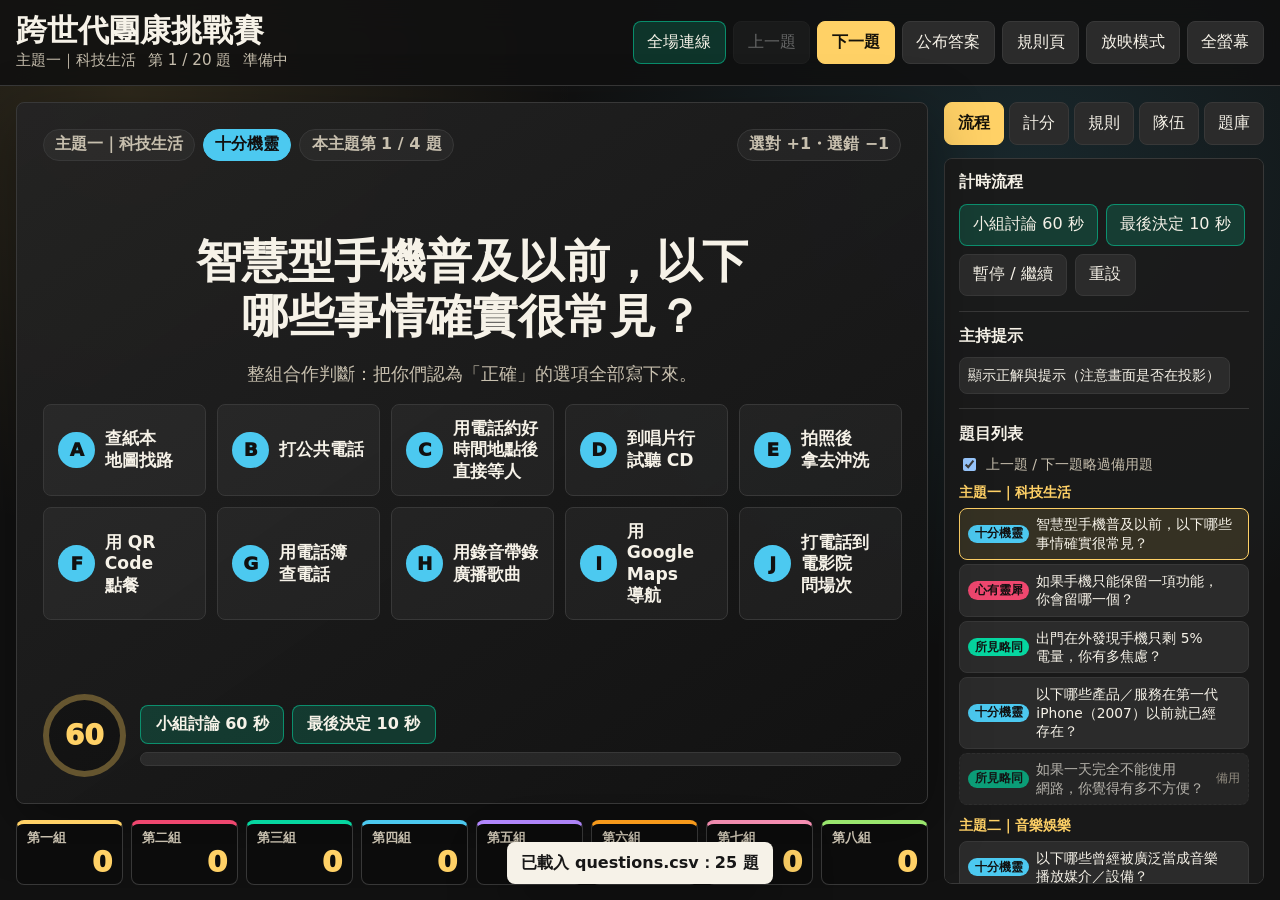
<file: index.html>
<!doctype html>
<html lang="zh-Hant">
<head>
  <meta charset="utf-8">
  <meta name="viewport" content="width=device-width, initial-scale=1">
  <title>跨世代團康挑戰賽</title>
  <style>
    :root {
      color-scheme: dark;
      --bg: #111111;
      --panel: #1b1b1b;
      --panel-2: #242424;
      --line: #383838;
      --text: #f6f2e8;
      --muted: #c7bfae;
      --gold: #ffd166;
      --red: #ef476f;
      --green: #06d6a0;
      --blue: #4cc9f0;
      --violet: #b388ff;
      --accent: var(--gold);
      --shadow: 0 18px 60px rgba(0, 0, 0, .34);
      font-family: ui-sans-serif, system-ui, -apple-system, BlinkMacSystemFont, "Segoe UI", "Noto Sans TC", sans-serif;
    }

    * { box-sizing: border-box; }
    [hidden] { display: none !important; }

    body {
      margin: 0;
      min-height: 100vh;
      width: 100%;
      background:
        radial-gradient(circle at 10% 10%, rgba(255, 209, 102, .12), transparent 28rem),
        radial-gradient(circle at 80% 20%, rgba(76, 201, 240, .12), transparent 30rem),
        var(--bg);
      color: var(--text);
      overflow: hidden;
    }

    button, input, select, textarea { font: inherit; }

    button {
      border: 1px solid var(--line);
      background: #2b2b2b;
      color: var(--text);
      border-radius: 8px;
      padding: .62rem .85rem;
      cursor: pointer;
      min-width: 0;
      transition: transform .12s ease, border-color .12s ease, background .12s ease;
    }

    button:hover { border-color: #696969; background: #333333; }
    button:active { transform: translateY(1px); }
    button:disabled { opacity: .38; cursor: not-allowed; filter: grayscale(1); }
    button.primary { background: var(--gold); color: #15120a; border-color: var(--gold); font-weight: 800; }
    button.good { background: rgba(6, 214, 160, .18); border-color: rgba(6, 214, 160, .55); }
    button.warn { background: rgba(239, 71, 111, .18); border-color: rgba(239, 71, 111, .55); }
    button.small { padding: .42rem .55rem; font-size: .88rem; }

    input, select, textarea {
      width: 100%;
      border: 1px solid var(--line);
      background: #141414;
      color: var(--text);
      border-radius: 8px;
      padding: .55rem .65rem;
    }

    textarea { resize: vertical; min-height: 7rem; font-size: .82rem; }

    .app {
      height: 100vh;
      display: grid;
      grid-template-rows: auto 1fr;
      min-width: 0;
      width: 100%;
      max-width: 100vw;
    }

    .topbar {
      display: grid;
      grid-template-columns: minmax(15rem, 1fr) auto;
      gap: 1rem;
      align-items: center;
      padding: .85rem 1rem;
      border-bottom: 1px solid var(--line);
      background: rgba(17, 17, 17, .86);
      backdrop-filter: blur(16px);
      min-width: 0;
    }

    .brand { min-width: 0; }
    .brand h1 { margin: 0; font-size: clamp(1.25rem, 2.4vw, 2.15rem); line-height: 1.05; }
    .brand .sub { margin-top: .28rem; color: var(--muted); display: flex; gap: .75rem; flex-wrap: wrap; font-size: .95rem; }

    .top-actions { display: flex; align-items: center; justify-content: flex-end; gap: .45rem; flex-wrap: wrap; min-width: 0; }

    .main {
      min-height: 0;
      min-width: 0;
      display: grid;
      grid-template-columns: minmax(0, 1fr) clamp(20rem, 25vw, 26rem);
      gap: 1rem;
      padding: 1rem;
      width: 100%;
    }

    body.presentation .host-panel { display: none; }
    body.presentation .main { grid-template-columns: minmax(0, 1fr); }

    .stage {
      container-type: inline-size;
      min-width: 0;
      min-height: 0;
      display: grid;
      grid-template-rows: minmax(0, 1fr) auto;
      gap: 1rem;
    }

    .screen {
      min-width: 0;
      min-height: 0;
      border: 1px solid var(--line);
      border-radius: 8px;
      background: linear-gradient(145deg, rgba(36, 36, 36, .92), rgba(18, 18, 18, .96));
      box-shadow: var(--shadow);
      padding: clamp(1rem, 2vw, 2rem);
      display: grid;
      grid-template-rows: auto minmax(0, 1fr) auto;
      gap: 1rem;
      overflow: hidden;
    }

    .screen[data-type="smart10"] { --accent: var(--blue); }
    .screen[data-type="guess"] { --accent: var(--red); }
    .screen[data-type="wave"] { --accent: var(--green); }

    .round-meta { display: flex; align-items: center; justify-content: space-between; gap: .75rem; color: var(--muted); font-weight: 700; flex-wrap: wrap; }
    .round-meta .group { display: flex; gap: .5rem; flex-wrap: wrap; }

    .badge {
      display: inline-flex;
      align-items: center;
      gap: .35rem;
      border: 1px solid var(--line);
      border-radius: 999px;
      padding: .3rem .7rem;
      background: rgba(255, 255, 255, .04);
      white-space: nowrap;
    }

    .badge.type { color: #111; background: var(--accent); border-color: var(--accent); font-weight: 900; }
    .badge.backup { color: var(--gold); border-color: rgba(255, 209, 102, .55); }
    .badge.rep { color: var(--text); border-color: var(--red); }

    .question {
      min-height: 0;
      min-width: 0;
      display: grid;
      align-content: center;
      gap: 1.1rem;
      gap: calc(1.1rem * var(--fit, 1));
      text-align: center;
      overflow: auto;
      container-type: inline-size;
    }

    /* 中文換行：JS 依詞語插入 <wbr>，這裡禁止詞中斷行；真的放不下才強制斷。 */
    .prompt, .hint, .option .text, .cell .label, .spectrum-ends, .rule-card, .team-name, .qitem .t {
      word-break: keep-all;
      overflow-wrap: anywhere;
      line-break: strict;
    }


    .prompt {
      margin: 0 auto;
      width: 100%;
      max-width: 64rem;
      font-size: calc(clamp(1.5rem, 5.4cqi, 4rem) * var(--fit, 1));
      line-height: 1.18;
      font-weight: 950;
      text-wrap: balance;
    }

    .hint {
      margin: 0 auto;
      width: 100%;
      max-width: 60rem;
      color: var(--muted);
      font-size: calc(clamp(.95rem, 2.1cqi, 1.5rem) * var(--fit, 1));
      line-height: 1.4;
      text-wrap: balance;
    }

    .hint.result {
      color: var(--gold);
      font-weight: 850;
      border: 1px solid rgba(255, 209, 102, .45);
      background: rgba(255, 209, 102, .08);
      border-radius: 8px;
      padding: .6rem 1rem;
      max-width: 52rem;
    }

    /* ---------- 選項卡（十分機靈 / 心有靈犀） ---------- */
    .options {
      display: grid;
      grid-template-columns: repeat(5, minmax(0, 1fr));
      gap: .7rem;
      width: 100%;
      max-width: 90rem;
      margin: 0 auto;
    }

    .option {
      position: relative;
      border: 1px solid var(--line);
      border-radius: 8px;
      background: rgba(255, 255, 255, .045);
      padding: .8rem .9rem;
      display: grid;
      grid-template-columns: auto minmax(0, 1fr);
      gap: .6rem;
      align-items: center;
      text-align: left;
      min-height: calc(5.2rem * var(--fit, 1));
      transition: opacity .25s ease, background .25s ease, border-color .25s ease;
    }

    .option .letter {
      width: 2.3rem;
      height: 2.3rem;
      border-radius: 50%;
      display: grid;
      place-items: center;
      font-weight: 950;
      font-size: 1.15rem;
      background: var(--accent);
      color: #111;
    }

    .option .text {
      font-size: calc(clamp(.95rem, 2cqi, 1.45rem) * var(--fit, 1));
      font-weight: 800;
      line-height: 1.25;
      min-width: 0;
      text-wrap: balance;
    }

    .option .count {
      grid-column: 1 / -1;
      justify-self: end;
      margin-top: -.3rem;
      font-size: .8rem;
      color: var(--muted);
      font-weight: 800;
    }

    .option.correct { border-color: var(--green); background: rgba(6, 214, 160, .18); box-shadow: 0 0 0 2px rgba(6, 214, 160, .35); }
    .option.correct .letter { background: var(--green); }
    .option.wrong { opacity: .38; }
    .option.wrong .text { text-decoration: line-through; }
    .option.dim .letter, .option.dim .text { opacity: .4; }

    .options.five .option {
      grid-template-columns: 1fr;
      justify-items: center;
      text-align: center;
      align-content: start;
      min-height: calc(10rem * var(--fit, 1));
      padding: 1.1rem .8rem;
    }

    .options.five .option .letter { width: 3rem; height: 3rem; font-size: 1.5rem; }
    .options.five .option .text { font-size: calc(clamp(1.05rem, 2.6cqi, 1.85rem) * var(--fit, 1)); }

    .chips { display: flex; flex-wrap: wrap; gap: .25rem; justify-content: center; grid-column: 1 / -1; }

    .chip {
      font-size: .82rem;
      font-weight: 900;
      padding: .14rem .5rem;
      border-radius: 999px;
      color: #111;
      background: var(--c, var(--gold));
      white-space: nowrap;
    }

    /* ---------- 光譜（所見略同） ---------- */
    .spectrum { display: grid; gap: .7rem; width: 100%; max-width: 80rem; margin: 0 auto; }

    .spectrum-ends {
      display: flex;
      justify-content: space-between;
      gap: 1rem;
      font-weight: 950;
      font-size: calc(clamp(1.05rem, 2.8cqi, 2rem) * var(--fit, 1));
      text-align: left;
    }

    .spectrum-ends span:last-child { text-align: right; }

    .spectrum-ends span:first-child { color: var(--blue); }
    .spectrum-ends span:last-child { color: var(--red); }

    .spectrum-track { position: relative; display: grid; grid-template-columns: repeat(5, minmax(0, 1fr)); margin-top: 1.6rem; }

    .cell {
      padding: .9rem .5rem;
      text-align: center;
      border: 1px solid var(--line);
      margin-left: -1px;
      display: grid;
      align-content: start;
      justify-items: center;
      gap: .45rem;
      min-height: calc(10rem * var(--fit, 1));
      min-width: 0;
      transition: box-shadow .25s ease, background .25s ease;
    }

    .cell:first-child { border-radius: 8px 0 0 8px; margin-left: 0; }
    .cell:last-child { border-radius: 0 8px 8px 0; }
    .cell:nth-child(1) { background: rgba(76, 201, 240, .22); }
    .cell:nth-child(2) { background: rgba(76, 201, 240, .1); }
    .cell:nth-child(3) { background: rgba(255, 255, 255, .05); }
    .cell:nth-child(4) { background: rgba(239, 71, 111, .1); }
    .cell:nth-child(5) { background: rgba(239, 71, 111, .22); }

    .cell .num { font-size: calc(clamp(2rem, 5.4cqi, 4rem) * var(--fit, 1)); font-weight: 950; line-height: 1; }
    .cell .label { color: var(--muted); font-size: calc(clamp(.85rem, 1.9cqi, 1.35rem) * var(--fit, 1)); font-weight: 800; line-height: 1.25; text-wrap: balance; }
    .cell.hit { box-shadow: inset 0 0 0 3px var(--gold); }
    .cell.hit .num { color: var(--gold); }
    .cell.near { box-shadow: inset 0 0 0 2px rgba(255, 209, 102, .4); }

    .target {
      position: absolute;
      top: -.45rem;
      height: 1.3rem;
      width: 6px;
      border-radius: 4px;
      background: var(--gold);
      box-shadow: 0 0 18px rgba(255, 209, 102, .7);
      transform: translateX(-50%);
      pointer-events: none;
      transition: left .6s ease;
    }

    .target span {
      position: absolute;
      bottom: 100%;
      left: 50%;
      transform: translate(-50%, -.2rem);
      white-space: nowrap;
      background: var(--gold);
      color: #111;
      font-weight: 950;
      padding: .15rem .6rem;
      border-radius: 999px;
      font-size: .95rem;
    }

    /* ---------- 計時 ---------- */
    .timer-row { display: grid; grid-template-columns: auto minmax(0, 1fr); align-items: center; gap: .9rem; min-width: 0; }
    .timer-side { display: grid; gap: .55rem; min-width: 0; }
    body.answer-mode .timer-row { display: none; }

    .timer {
      width: 5.2rem;
      height: 5.2rem;
      border-radius: 50%;
      border: .42rem solid rgba(255, 209, 102, .35);
      display: grid;
      place-items: center;
      color: var(--gold);
      font-size: 1.75rem;
      font-weight: 950;
      background: rgba(0, 0, 0, .22);
    }

    .timer.urgent { color: var(--red); border-color: rgba(239, 71, 111, .5); }

    .bar { height: .85rem; background: rgba(255, 255, 255, .08); border-radius: 999px; overflow: hidden; border: 1px solid var(--line); }
    .bar > div { height: 100%; width: 0%; background: linear-gradient(90deg, var(--green), var(--gold), var(--red)); transition: width .2s linear; }

    .step-stack { display: flex; flex-wrap: wrap; gap: .45rem; }
    .step-stack button { font-weight: 850; white-space: nowrap; padding: .5rem .9rem; }

    /* ---------- 計分板 ---------- */
    .scoreboard { display: grid; grid-template-columns: repeat(var(--n, 8), minmax(0, 1fr)); gap: .5rem; min-height: 0; container-type: inline-size; }

    .score-card {
      border: 1px solid var(--line);
      border-top: 4px solid var(--c);
      border-radius: 8px;
      padding: .4rem .6rem .45rem;
      background: rgba(0, 0, 0, .24);
      display: grid;
      grid-template-columns: minmax(0, 1fr) auto;
      gap: .15rem .3rem;
      align-items: start;
    }

    .team-name { color: var(--muted); font-weight: 800; min-width: 0; line-height: 1.2; }
    .score { grid-column: 1 / -1; justify-self: end; color: var(--gold); font-size: clamp(1.4rem, 3.2cqi, 2.8rem); line-height: .95; font-weight: 950; }
    .score-card .team-name { font-size: clamp(.78rem, 1.45cqi, 1rem); }
    .delta { color: var(--green); font-weight: 950; font-size: clamp(.78rem, 1.45cqi, 1rem); line-height: 1.2; }

    /* ---------- 主持面板 ---------- */
    .host-panel { min-width: 0; min-height: 0; display: grid; grid-template-rows: auto 1fr; gap: .8rem; overflow: hidden; }
    .tabs { display: grid; grid-template-columns: repeat(5, minmax(0, 1fr)); gap: .3rem; }
    .tabs button { white-space: nowrap; padding-inline: .3rem; }
    .tabs button.active { background: var(--gold); color: #15120a; border-color: var(--gold); font-weight: 900; }

    .panel-body { min-height: 0; overflow: auto; border: 1px solid var(--line); border-radius: 8px; background: rgba(27, 27, 27, .92); padding: .85rem; }
    .panel-section { border-bottom: 1px solid var(--line); padding-bottom: .9rem; margin-bottom: .9rem; }
    .panel-section:last-child { border-bottom: 0; margin-bottom: 0; padding-bottom: 0; }
    .panel-section h2 { font-size: 1rem; margin: 0 0 .65rem; }
    .panel-section h3 { font-size: .9rem; margin: .7rem 0 .4rem; color: var(--muted); }

    .flow-buttons, .row-buttons { display: flex; flex-wrap: wrap; gap: .45rem; }
    .field { display: grid; gap: .28rem; margin-bottom: .55rem; }
    .field label { color: var(--muted); font-size: .82rem; font-weight: 750; }
    .muted { color: var(--muted); font-size: .85rem; line-height: 1.5; }
    .host-answer { color: var(--green); font-weight: 900; margin-bottom: .4rem; }
    .host-note { color: var(--text); line-height: 1.5; background: rgba(255, 209, 102, .07); border-left: 3px solid var(--gold); padding: .5rem .65rem; border-radius: 4px; }

    .score-table { display: grid; gap: .45rem; }

    .score-row {
      border: 1px solid var(--line);
      border-left: 4px solid var(--c);
      border-radius: 8px;
      padding: .45rem .55rem;
      background: rgba(255, 255, 255, .035);
      display: grid;
      gap: .35rem;
    }

    .score-row .head { display: flex; justify-content: space-between; align-items: center; gap: .5rem; font-weight: 800; }
    .score-row .head b { color: var(--gold); }
    .score-row .head .pending { color: var(--muted); font-weight: 700; font-size: .8rem; }

    .pickers { display: flex; flex-wrap: wrap; gap: .25rem; }
    .pickers button { min-width: 2rem; padding: .3rem .42rem; font-size: .85rem; font-weight: 800; }
    .pickers button.on { background: var(--gold); border-color: var(--gold); color: #111; }
    .pickers button.on.ok { background: var(--green); border-color: var(--green); }
    .pickers button.on.bad { background: var(--red); border-color: var(--red); }
    .pickers button.ok:not(.on) { border-color: rgba(6, 214, 160, .7); }

    .bonus-row { display: grid; grid-template-columns: 1fr auto auto auto; gap: .35rem; align-items: center; }
    .bonus-row .dot, .score-row .dot { display: inline-block; width: .65rem; height: .65rem; border-radius: 50%; background: var(--c); margin-right: .35rem; }
    .bonus-row strong { color: var(--gold); min-width: 2.2rem; text-align: right; }

    .qgroup { margin-bottom: .7rem; }
    .qgroup h3 { margin: .2rem 0 .35rem; font-size: .88rem; color: var(--gold); }
    .qitem {
      display: grid;
      grid-template-columns: auto 1fr auto;
      gap: .45rem;
      align-items: center;
      width: 100%;
      text-align: left;
      padding: .42rem .55rem;
      margin-bottom: .25rem;
      font-size: .86rem;
    }
    .qitem.active { border-color: var(--gold); background: rgba(255, 209, 102, .12); }
    .qitem.is-backup { opacity: .7; border-style: dashed; }
    .qitem .t { min-width: 0; line-height: 1.35; }
    .qitem .flag { color: var(--muted); font-size: .78rem; white-space: nowrap; }

    .tag { font-size: .72rem; font-weight: 900; padding: .1rem .4rem; border-radius: 999px; color: #111; white-space: nowrap; }
    .tag.smart10 { background: var(--blue); }
    .tag.guess { background: var(--red); }
    .tag.wave { background: var(--green); }

    .team-line { display: grid; grid-template-columns: 1fr 4.5rem auto; gap: .35rem; align-items: center; margin-bottom: .45rem; }
    .check { display: flex; align-items: center; gap: .45rem; color: var(--muted); font-size: .88rem; margin-bottom: .55rem; }
    .check input { width: auto; }

    .rules { color: var(--muted); line-height: 1.55; font-size: .95rem; }
    .rules strong { color: var(--text); }
    .kbd { color: var(--gold); font-weight: 850; }

    /* ---------- 規則頁 ---------- */
    .rules-screen { display: none; min-height: 0; overflow: auto; padding: clamp(.2rem, 1vw, 1rem); }
    body.rules-mode .screen { grid-template-rows: minmax(0, 1fr); }
    body.rules-mode .round-meta, body.rules-mode .question, body.rules-mode .timer-row { display: none; }
    body.rules-mode .rules-screen { display: grid; align-content: safe center; gap: 1rem; }

    .rules-title { margin: 0; color: var(--gold); font-size: clamp(2.2rem, 4.6vw, 4.4rem); line-height: 1.05; text-align: center; text-wrap: balance; }

    .rules-grid { display: grid; grid-template-columns: repeat(2, minmax(0, 1fr)); gap: 1rem; width: min(78rem, 100%); margin: 0 auto; }

    .rule-card {
      border: 1px solid var(--line);
      border-top: 4px solid var(--c, var(--gold));
      border-radius: 8px;
      background: rgba(255, 255, 255, .045);
      padding: 1.1rem 1.3rem;
      line-height: 1.5;
      color: var(--muted);
    }

    .rule-card h3 { margin: 0 0 .5rem; color: var(--text); font-size: clamp(1.45rem, 2.2vw, 2rem); text-wrap: balance; }
    .rule-card p { margin: .25rem 0; font-size: clamp(1.1rem, 1.6vw, 1.45rem); text-wrap: pretty; }
    .rule-card b { color: var(--gold); }

    .toast {
      position: fixed;
      left: 50%;
      bottom: 1rem;
      transform: translateX(-50%) translateY(1rem);
      opacity: 0;
      pointer-events: none;
      background: #f6f2e8;
      color: #171717;
      border-radius: 8px;
      padding: .65rem .9rem;
      font-weight: 850;
      box-shadow: var(--shadow);
      transition: opacity .18s ease, transform .18s ease;
      z-index: 10;
    }

    .toast.show { opacity: 1; transform: translateX(-50%) translateY(0); }

    @media (max-height: 860px) {
      .topbar { padding: .5rem 1rem; }
      .brand h1 { font-size: 1.35rem; }
      .brand .sub { margin-top: .15rem; font-size: .85rem; }
      .top-actions button { padding: .45rem .7rem; }
      .main { padding: .7rem; gap: .7rem; }
      .stage { gap: .7rem; }
      .screen { padding: 1rem 1.2rem; gap: .7rem; }
      .timer { width: 4.4rem; height: 4.4rem; font-size: 1.45rem; border-width: .35rem; }
    }

    @container (max-width: 760px) {
      .scoreboard { grid-template-columns: repeat(4, minmax(0, 1fr)); }
    }

    /* 依舞台寬度（而非視窗寬度）調整選項欄數 */
    @container (max-width: 720px) {
      .options:not(.five) { grid-template-columns: repeat(2, minmax(0, 1fr)); }
      .options:not(.five) .option { min-height: 3.4rem; padding: .5rem .7rem; }
      .options.five { grid-template-columns: repeat(3, minmax(0, 1fr)); }
      .options.five .option { min-height: 0; }
    }

    @container (max-width: 420px) {
      .options:not(.five), .options.five { grid-template-columns: 1fr; }
      .options.five .option { grid-template-columns: auto minmax(0, 1fr); justify-items: start; text-align: left; padding: .6rem .8rem; }
      .options.five .option .letter { width: 2.3rem; height: 2.3rem; font-size: 1.1rem; }
      .cell { padding: .6rem .2rem; }
    }

    @media (max-width: 1180px) {
      body { overflow: auto; overflow-x: hidden; }
      .app { height: auto; min-height: 100vh; }
      .main { grid-template-columns: 1fr; }
      .topbar { grid-template-columns: 1fr; }
      .top-actions { display: grid; grid-template-columns: repeat(3, minmax(0, 1fr)); }
      .top-actions button { width: 100%; padding-inline: .45rem; }
      .rules-grid { grid-template-columns: 1fr; }
    }

    @media (max-width: 560px) {
      .main { padding: .65rem; }
      .screen { padding: .8rem; }
      .scoreboard { grid-template-columns: 1fr 1fr; }
      .top-actions { grid-template-columns: repeat(2, minmax(0, 1fr)); }
      .tabs button { padding-inline: .25rem; }
      .cell .label { font-size: .8rem; }
    }
  </style>
</head>
<body>
  <div class="app">
    <header class="topbar">
      <div class="brand">
        <h1>跨世代團康挑戰賽</h1>
        <div class="sub">
          <span id="themeLabel">題庫</span>
          <span id="questionLabel">-</span>
          <span id="modeLabel">準備中</span>
        </div>
      </div>
      <div class="top-actions">
        <button class="good" onclick="location.href='live.html'" title="讓全場掃 QR Code 作答">全場連線</button>
        <button id="prevBtn" title="上一題（←）">上一題</button>
        <button id="nextBtn" class="primary" title="下一題（→）">下一題</button>
        <button id="answerBtn" title="公布或隱藏答案（A）">公布答案</button>
        <button id="rulesBtn" title="顯示規則介紹頁">規則頁</button>
        <button id="presentationBtn" title="隱藏右側主持面板">放映模式</button>
        <button id="fullscreenBtn" title="進入全螢幕（F）">全螢幕</button>
      </div>
    </header>

    <main class="main">
      <section class="stage">
        <div class="screen" id="screen">
          <div class="round-meta">
            <div class="group">
              <span class="badge" id="themeBadge">主題</span>
              <span class="badge type" id="typeBadge">題型</span>
              <span class="badge" id="questionNumber">-</span>
              <span class="badge backup" id="backupBadge" hidden>備用題</span>
            </div>
            <div class="group">
              <span class="badge rep" id="repBadge" hidden></span>
              <span class="badge" id="pointBadge">-</span>
            </div>
          </div>

          <div class="question">
            <h2 class="prompt" id="prompt">題庫載入中</h2>
            <p class="hint" id="hint"></p>
            <div class="board" id="board"></div>
          </div>

          <div class="timer-row">
            <div class="timer" id="timer">0</div>
            <div class="timer-side">
              <div class="step-stack" id="screenSteps"></div>
              <div class="bar" aria-label="倒數進度"><div id="timerBar"></div></div>
            </div>
          </div>

          <section class="rules-screen" id="rulesScreen">
            <h2 class="rules-title">遊戲規則</h2>
            <div class="rules-grid">
              <div class="rule-card">
                <h3>今天怎麼玩</h3>
                <p>5 個主題，每個主題 4 題，三種遊戲輪流登場。</p>
                <p>每個主題請<b>一位代表</b>上台回答「心有靈犀」，不同年齡層輪流上台。</p>
              </div>
              <div class="rule-card" style="--c: var(--blue)">
                <h3>十分機靈｜整組合作</h3>
                <p>題目有客觀正確答案。把你們認為<b>正確</b>的選項全部寫下來。</p>
                <p>選對一個 <b>+1</b>、選錯一個 <b>−1</b>，每題最低 0 分。</p>
              </div>
              <div class="rule-card" style="--c: var(--red)">
                <h3>心有靈犀｜猜台上那個人</h3>
                <p>台上代表先偷偷選一個答案，各組猜他會選什麼。</p>
                <p>猜中 <b>+3</b>。越了解對方越容易得分！</p>
              </div>
              <div class="rule-card" style="--c: var(--green)">
                <h3>所見略同｜組內協商</h3>
                <p>每人先選 1–5 → 一起公開 → 組內討論 → 決定一個代表整組的數字。</p>
                <p>最接近<b>全場平均</b>：正中 <b>+3</b>、差 1 格 <b>+1</b>。</p>
              </div>
            </div>
          </section>
        </div>

        <div class="scoreboard" id="scoreboard"></div>
      </section>

      <aside class="host-panel">
        <nav class="tabs" aria-label="主持面板">
          <button class="active" data-tab="run">流程</button>
          <button data-tab="score">計分</button>
          <button data-tab="rules">規則</button>
          <button data-tab="teams">隊伍</button>
          <button data-tab="data">題庫</button>
        </nav>

        <div class="panel-body">
          <section class="panel-page" data-page="run">
            <div class="panel-section">
              <h2>計時流程</h2>
              <div class="flow-buttons" id="panelSteps"></div>
              <div class="flow-buttons" style="margin-top: .45rem;">
                <button id="pauseTimer">暫停 / 繼續</button>
                <button id="resetTimer">重設</button>
              </div>
            </div>
            <div class="panel-section">
              <h2>主持提示</h2>
              <div id="hostNote" class="muted"></div>
            </div>
            <div class="panel-section">
              <h2>題目列表</h2>
              <label class="check"><input type="checkbox" id="skipBackups"> 上一題 / 下一題略過備用題</label>
              <div id="questionList"></div>
            </div>
            <div class="panel-section rules">
              <p>快捷鍵：<span class="kbd">←/→</span> 換題、<span class="kbd">A</span> 公布答案、<span class="kbd">空白鍵</span> 暫停計時、<span class="kbd">F</span> 全螢幕。</p>
            </div>
          </section>

          <section class="panel-page" data-page="score" hidden>
            <div class="panel-section">
              <h2>本題輸入</h2>
              <div id="scoreInput"></div>
            </div>
            <div class="panel-section">
              <h2>額外加減分</h2>
              <div class="score-table" id="bonusTable"></div>
            </div>
            <div class="panel-section">
              <h2>整場控制</h2>
              <div class="row-buttons">
                <button id="exportScores">匯出分數 JSON</button>
                <button id="resetScores" class="warn">整場重設</button>
              </div>
            </div>
          </section>

          <section class="panel-page" data-page="rules" hidden>
            <div class="panel-section rules">
              <h2>主持人介紹</h2>
              <p><strong>開場：</strong>今天 8 組要一起闖 5 個主題，從輕鬆的生活題，慢慢走到「理解不同世代」。</p>
              <p><strong>十分機靈：</strong>有正確答案，整組合作判斷。選對 +1、選錯 −1，每題最低 0 分。</p>
              <p><strong>心有靈犀：</strong>每主題派一位代表上台，同一位回答該主題的 1–2 題。代表偷偷告訴主持人答案，各組猜中 +3。</p>
              <p><strong>所見略同：</strong>每人先選、數到三一起比手指公開，再討論出一個組別答案。最接近全場平均正中 +3、差 1 格 +1。主持人可追問「為什麼最後決定這個數字？」</p>
              <p><strong>代表輪替：</strong>五個主題五位不同代表，請不同年齡層輪流上台。</p>
              <button id="showRulesPage" class="primary">投影顯示規則頁</button>
            </div>
          </section>

          <section class="panel-page" data-page="teams" hidden>
            <div class="panel-section">
              <h2>隊伍設定</h2>
              <div class="muted" style="margin-bottom: .45rem;">名稱 / 額外加減分</div>
              <div id="teamEditor"></div>
              <div class="row-buttons">
                <button id="addTeam">新增隊伍</button>
                <button id="saveTeams" class="primary">儲存隊伍</button>
              </div>
            </div>
            <div class="panel-section">
              <h2>各主題「心有靈犀」代表</h2>
              <div id="repEditor"></div>
              <button id="saveReps" class="primary">儲存代表</button>
            </div>
          </section>

          <section class="panel-page" data-page="data" hidden>
            <div class="panel-section">
              <h2>CSV 題庫</h2>
              <p class="muted">欄位：theme, type（smart10 / guess / wave）, backup, prompt, options（用 | 分隔）, answer（十分機靈正解字母）, left, right, scale（所見略同 1–5 說明，用 | 分隔）, points, note。套用新題庫會清空作答紀錄。</p>
              <div class="field"><label>載入 CSV 檔</label><input id="csvFileInput" type="file" accept=".csv,text/csv"></div>
              <textarea id="questionCsv" spellcheck="false"></textarea>
              <div class="row-buttons">
                <button id="copyQuestions">載入目前題庫 CSV</button>
                <button id="importQuestions" class="primary">套用 CSV</button>
                <button id="reloadCsv">重新讀取 questions.csv</button>
              </div>
            </div>
          </section>
        </div>
      </aside>
    </main>
  </div>

  <div class="toast" id="toast" role="status" aria-live="polite"></div>

  <!-- 內建題庫備援：直接點兩下開啟 index.html（file://）時，fetch 會被瀏覽器擋下，
       改用 questions.js 內的題庫。編輯 questions.csv 後執行 scripts/build-questions.sh 重新產生。 -->
  <script src="questions.js"></script>
  <script>
    const TYPES = {
      smart10: {
        label: "十分機靈",
        defaultPoints: 1,
        hint: "整組合作判斷：把你們認為「正確」的選項全部寫下來。",
        points: p => `選對 +${p}・選錯 −${p}`,
        steps: [["discuss", "小組討論", 60], ["final", "最後決定", 10]]
      },
      guess: {
        label: "心有靈犀",
        defaultPoints: 3,
        hint: "台上代表先偷偷選一個，各組猜他會選什麼！",
        points: p => `猜中 +${p}`,
        steps: [["secret", "代表作答", 15], ["guess", "各組猜", 30], ["final", "最後決定", 10]]
      },
      wave: {
        label: "所見略同",
        defaultPoints: 3,
        hint: "每人先選 1–5 → 一起公開 → 組內討論 → 決定一個代表整組的數字。",
        points: p => `正中 +${p}・差 1 格 +1`,
        steps: [["solo", "個人選擇", 15], ["discuss", "組內討論", 60], ["final", "最後決定", 10]]
      }
    };
    const TYPE_ORDER = ["smart10", "guess", "wave"];
    const LETTERS = "ABCDEFGHIJ";
    const NUMERALS = ["一", "二", "三", "四", "五", "六", "七", "八", "九", "十"];
    const TEAM_COLORS = ["#ffd166", "#ef476f", "#06d6a0", "#4cc9f0", "#b388ff", "#ff9f1c", "#f78fb3", "#9ae66e"];
    const STORE_KEY = "genquiz.state.v1";
    const CSV_HEADERS = ["theme", "type", "backup", "prompt", "options", "answer", "left", "right", "scale", "points", "note"];

    const saved = load(STORE_KEY, {});
    const state = {
      questions: [],
      current: 0,
      teams: Array.isArray(saved.teams) && saved.teams.length ? saved.teams : defaultTeams(),
      reps: saved.reps || {},
      records: {},
      revealed: {},
      skipBackups: saved.skipBackups ?? true,
      step: "",
      timerTotal: 0,
      timerLeft: 0,
      timerRunning: false,
      timerId: null,
      peek: false
    };

    const $ = selector => document.querySelector(selector);
    const el = {
      screen: $("#screen"),
      themeLabel: $("#themeLabel"),
      questionLabel: $("#questionLabel"),
      modeLabel: $("#modeLabel"),
      themeBadge: $("#themeBadge"),
      typeBadge: $("#typeBadge"),
      backupBadge: $("#backupBadge"),
      repBadge: $("#repBadge"),
      pointBadge: $("#pointBadge"),
      questionNumber: $("#questionNumber"),
      prompt: $("#prompt"),
      hint: $("#hint"),
      board: $("#board"),
      timer: $("#timer"),
      timerBar: $("#timerBar"),
      screenSteps: $("#screenSteps"),
      panelSteps: $("#panelSteps"),
      scoreboard: $("#scoreboard"),
      scoreInput: $("#scoreInput"),
      bonusTable: $("#bonusTable"),
      hostNote: $("#hostNote"),
      questionList: $("#questionList"),
      skipBackups: $("#skipBackups"),
      teamEditor: $("#teamEditor"),
      repEditor: $("#repEditor"),
      answerBtn: $("#answerBtn"),
      toast: $("#toast"),
      questionCsv: $("#questionCsv"),
      csvFileInput: $("#csvFileInput")
    };

    function defaultTeams() {
      return NUMERALS.slice(0, 8).map((n, i) => ({ id: `t${i + 1}`, name: `第${n}組`, bonus: 0 }));
    }

    function load(key, fallback) {
      try {
        const raw = localStorage.getItem(key);
        return raw ? JSON.parse(raw) : structuredClone(fallback);
      } catch {
        return structuredClone(fallback);
      }
    }

    function persist() {
      try {
        localStorage.setItem(STORE_KEY, JSON.stringify({
          sig: signature(),
          teams: state.teams,
          reps: state.reps,
          records: state.records,
          revealed: state.revealed,
          current: state.current,
          skipBackups: state.skipBackups
        }));
      } catch {}
    }

    // 題庫指紋：題庫內容變了就不沿用舊的作答紀錄。
    function signature() {
      const text = state.questions.map(q => `${q.type}:${q.prompt}`).join("|");
      let hash = 5381;
      for (let i = 0; i < text.length; i += 1) hash = ((hash << 5) + hash + text.charCodeAt(i)) | 0;
      return `${state.questions.length}:${hash}`;
    }

    // ---------- 題目資訊 ----------
    function currentQuestion() {
      return state.questions[state.current] || null;
    }

    function themes() {
      return [...new Set(state.questions.map(q => q.theme))];
    }

    function themeLabel(theme) {
      const index = themes().indexOf(theme);
      return `主題${NUMERALS[index] || index + 1}｜${theme}`;
    }

    function themeQuestions(theme) {
      return state.questions.filter(q => q.theme === theme);
    }

    function record(index) {
      if (!state.records[index]) state.records[index] = { picks: {}, guesses: {}, values: {}, answer: "", mode: "avg", target: null };
      return state.records[index];
    }

    function teamColor(team) {
      const index = state.teams.indexOf(team);
      return TEAM_COLORS[index % TEAM_COLORS.length];
    }

    function waveTarget(index) {
      const r = record(index);
      if (r.mode === "manual") return r.target || null;
      const values = state.teams.map(team => r.values[team.id]).filter(Boolean);
      if (!values.length) return null;
      return values.reduce((sum, value) => sum + value, 0) / values.length;
    }

    // 某題某組的得分；未公布答案前一律不計入。
    function questionPoints(index, team) {
      if (!state.revealed[index]) return 0;
      return rawPoints(index, team);
    }

    function rawPoints(index, team) {
      const q = state.questions[index];
      const r = record(index);
      if (q.type === "smart10") {
        const picks = r.picks[team.id] || "";
        let total = 0;
        for (const letter of picks) total += q.answer.includes(letter) ? q.points : -q.points;
        return Math.max(0, total);
      }
      if (q.type === "guess") {
        const guess = r.guesses[team.id];
        return guess && r.answer && guess === r.answer ? q.points : 0;
      }
      const value = r.values[team.id];
      const target = waveTarget(index);
      if (!value || target == null) return 0;
      const distance = Math.abs(value - target);
      if (distance <= 0.5) return q.points;
      if (distance <= 1.5) return 1;
      return 0;
    }

    function teamTotal(team) {
      let total = Number(team.bonus || 0);
      state.questions.forEach((q, index) => { total += questionPoints(index, team); });
      return total;
    }

    // ---------- 繪製 ----------
    function renderEmpty(title, message) {
      el.themeLabel.textContent = "題庫";
      el.questionLabel.textContent = "CSV";
      el.modeLabel.textContent = message;
      el.themeBadge.textContent = "需要 questions.csv";
      el.typeBadge.textContent = "-";
      el.backupBadge.hidden = true;
      el.repBadge.hidden = true;
      el.pointBadge.textContent = "尚未開始";
      el.questionNumber.textContent = "CSV";
      el.prompt.textContent = title;
      el.hint.textContent = message;
      el.hint.classList.remove("result");
      el.board.innerHTML = "";
      el.screenSteps.innerHTML = "";
      el.panelSteps.innerHTML = "";
      el.questionList.innerHTML = "";
      el.scoreInput.innerHTML = "";
      el.hostNote.textContent = "";
      renderTimer();
      renderScoreboard();
      renderBonus();
      renderTeamEditor();
    }

    function render() {
      if (!state.questions.length) {
        renderEmpty("題庫尚未載入", "請確認 questions.csv 與 index.html 放在同一層，或到題庫頁手動載入 CSV。");
        return;
      }
      state.current = clamp(state.current, 0, state.questions.length - 1);
      const q = currentQuestion();
      const type = TYPES[q.type];
      const revealed = Boolean(state.revealed[q.index]);
      const inTheme = themeQuestions(q.theme);
      const mains = state.questions.filter(item => !item.backup);

      el.screen.dataset.type = q.type;
      el.themeLabel.textContent = themeLabel(q.theme);
      el.questionLabel.textContent = q.backup ? "備用題" : `第 ${mains.indexOf(q) + 1} / ${mains.length} 題`;
      el.themeBadge.textContent = themeLabel(q.theme);
      el.typeBadge.textContent = type.label;
      el.backupBadge.hidden = !q.backup;
      el.pointBadge.textContent = type.points(q.points);
      const rep = state.reps[q.theme];
      el.repBadge.hidden = q.type !== "guess";
      el.repBadge.textContent = rep ? `台上代表：${rep}` : "請一位代表上台";
      const mainInTheme = inTheme.filter(item => !item.backup);
      el.questionNumber.hidden = q.backup;
      el.questionNumber.textContent = `本主題第 ${mainInTheme.indexOf(q) + 1} / ${mainInTheme.length} 題`;
      el.prompt.innerHTML = phraseHtml(q.prompt);
      el.hint.innerHTML = phraseHtml(revealed ? resultText(q) : type.hint);
      el.hint.classList.toggle("result", revealed);
      el.board.innerHTML = q.type === "wave" ? spectrumHtml(q, revealed) : optionsHtml(q, revealed);

      document.body.classList.toggle("answer-mode", revealed);
      el.answerBtn.textContent = revealed ? "隱藏答案" : "公布答案";
      $("#prevBtn").disabled = neighbor(-1) === null;
      $("#nextBtn").disabled = neighbor(1) === null;

      renderSteps();
      renderTimer();
      renderScoreboard();
      renderScoreInput();
      renderBonus();
      renderHostNote();
      renderQuestionList();
      renderTeamEditor();
      persist();
      fitQuestion();
    }

    function resultText(q) {
      const r = record(q.index);
      if (q.type === "smart10") {
        return `正解共 ${q.answer.length} 個：${q.answer.split("").join("、")}`;
      }
      if (q.type === "guess") {
        if (!r.answer) return "請在計分面板點選台上代表的答案";
        const hits = state.teams.filter(team => r.guesses[team.id] === r.answer).length;
        const who = state.reps[q.theme] || "代表";
        return `${who}選了 ${r.answer}．${q.options[LETTERS.indexOf(r.answer)] || ""} —— ${hits} 組猜中！`;
      }
      const target = waveTarget(q.index);
      if (target == null) return "請在計分面板輸入各組答案";
      const label = r.mode === "manual" ? `目標答案 ${target}` : `全場平均 ${target.toFixed(1)}`;
      return `${label}：正中 +${q.points}、差 1 格 +1`;
    }

    function chipsHtml(teams) {
      if (!teams.length) return "";
      return `<div class="chips">${teams.map(team => `<span class="chip" style="--c:${teamColor(team)}">${escapeHtml(team.name)}</span>`).join("")}</div>`;
    }

    function optionsHtml(q, revealed) {
      const r = record(q.index);
      const cards = q.options.map((text, k) => {
        const letter = LETTERS[k];
        let cls = "option";
        let extra = "";
        if (revealed && q.type === "smart10") {
          cls += q.answer.includes(letter) ? " correct" : " wrong";
          const count = state.teams.filter(team => (r.picks[team.id] || "").includes(letter)).length;
          if (count) extra = `<span class="count">${count} 組選</span>`;
        }
        if (revealed && q.type === "guess") {
          if (r.answer) cls += r.answer === letter ? " correct" : " dim";
          extra = chipsHtml(state.teams.filter(team => r.guesses[team.id] === letter));
        }
        return `<div class="${cls}"><span class="letter">${letter}</span><span class="text">${phraseHtml(text)}</span>${extra}</div>`;
      });
      return `<div class="options ${q.type === "guess" ? "five" : ""}">${cards.join("")}</div>`;
    }

    function spectrumHtml(q, revealed) {
      const r = record(q.index);
      const target = revealed ? waveTarget(q.index) : null;
      const cells = [1, 2, 3, 4, 5].map(value => {
        let cls = "cell";
        if (target != null) {
          const distance = Math.abs(value - target);
          if (distance <= 0.5) cls += " hit";
          else if (distance <= 1.5) cls += " near";
        }
        const label = q.scale[value - 1] || "";
        const teams = revealed ? state.teams.filter(team => r.values[team.id] === value) : [];
        return `<div class="${cls}"><span class="num">${value}</span>${label ? `<span class="label">${phraseHtml(label)}</span>` : ""}${chipsHtml(teams)}</div>`;
      });
      const marker = target != null
        ? `<div class="target" style="left:${((target - 0.5) / 5) * 100}%"><span>${r.mode === "manual" ? `目標 ${target}` : `平均 ${target.toFixed(1)}`}</span></div>`
        : "";
      const ends = q.left || q.right
        ? `<div class="spectrum-ends"><span>◀ 1　${phraseHtml(q.left)}</span><span>${phraseHtml(q.right)}　5 ▶</span></div>`
        : "";
      return `<div class="spectrum">${ends}<div class="spectrum-track">${cells.join("")}${marker}</div></div>`;
    }

    function renderSteps() {
      const q = currentQuestion();
      const html = q ? TYPES[q.type].steps.map(([id, label, seconds]) =>
        `<button data-step="${id}" class="${state.step === id ? "primary" : "good"}">${label} ${seconds} 秒</button>`
      ).join("") : "";
      el.screenSteps.innerHTML = html;
      el.panelSteps.innerHTML = html;
    }

    function renderTimer() {
      el.timer.textContent = Math.max(0, state.timerLeft);
      el.timer.classList.toggle("urgent", state.timerRunning && state.timerLeft <= 5);
      const used = state.timerTotal ? (state.timerTotal - state.timerLeft) / state.timerTotal : 0;
      el.timerBar.style.width = `${clamp(used * 100, 0, 100)}%`;
      const q = currentQuestion();
      const step = q && TYPES[q.type].steps.find(([id]) => id === state.step);
      el.modeLabel.textContent = step ? `${step[1]}${state.timerRunning ? "中" : "（暫停）"}` : "準備中";
    }

    function renderScoreboard() {
      const q = currentQuestion();
      el.scoreboard.style.setProperty("--n", state.teams.length);
      el.scoreboard.innerHTML = state.teams.map(team => {
        const delta = q ? questionPoints(q.index, team) : 0;
        return `<div class="score-card" style="--c:${teamColor(team)}">
          <div class="team-name">${phraseHtml(team.name)}</div>
          <span class="delta">${delta ? `+${delta}` : ""}</span>
          <div class="score">${teamTotal(team)}</div>
        </div>`;
      }).join("");
    }

    function pickerButtons(act, values, isOn, extraClass = () => "", teamId = "") {
      return values.map(value =>
        `<button data-act="${act}" data-team="${teamId}" data-val="${value}" class="${isOn(value) ? "on" : ""} ${extraClass(value)}">${value}</button>`
      ).join("");
    }

    function renderScoreInput() {
      const q = currentQuestion();
      if (!q) return;
      const r = record(q.index);
      const revealed = Boolean(state.revealed[q.index]);
      const letters = LETTERS.slice(0, q.options.length).split("");
      let head = "";
      let rows = "";

      const rowHtml = (team, pickers) => {
        const points = rawPoints(q.index, team);
        return `<div class="score-row" style="--c:${teamColor(team)}">
          <div class="head"><span><span class="dot"></span>${escapeHtml(team.name)}</span>
            ${revealed ? `<b>+${points}</b>` : `<span class="pending">公布後計分</span>`}</div>
          <div class="pickers">${pickers}</div>
        </div>`;
      };

      // 主持面板可能也在投影上：公布前不顯示正解、對錯顏色、代表答案與預估分數。
      const secret = (filled, label) => filled
        ? `<p class="muted">✓ 已記錄${label}（公布前隱藏；點其他選項可改選）</p>`
        : `<p class="muted">尚未輸入${label}</p>`;
      if (q.type === "smart10") {
        head = `<p class="muted">點選各組寫下的選項。</p>`;
        rows = state.teams.map(team => {
          const picks = r.picks[team.id] || "";
          return rowHtml(team, pickerButtons("pick", letters, v => picks.includes(v), v => (revealed ? (q.answer.includes(v) ? "ok" : "bad") : ""), team.id));
        }).join("");
      } else if (q.type === "guess") {
        head = `<h3>台上代表的答案</h3>
          <div class="pickers" style="margin-bottom:.3rem">${pickerButtons("answer", letters, v => revealed && r.answer === v)}</div>
          ${revealed ? "" : secret(r.answer, "代表答案")}
          <h3>各組猜的答案</h3>`;
        rows = state.teams.map(team =>
          rowHtml(team, pickerButtons("guess", letters, v => r.guesses[team.id] === v, v => (revealed && r.answer ? (v === r.answer ? "ok" : "bad") : ""), team.id))
        ).join("");
      } else {
        const target = waveTarget(q.index);
        const targetText = !revealed
          ? (r.mode === "manual" ? secret(r.target, "指定答案") : `<p class="muted">平均於公布後顯示</p>`)
          : `<p class="muted">${target == null ? "尚無目標" : r.mode === "manual" ? `目標 ${target}` : `全場平均 ${target.toFixed(2)}`}</p>`;
        head = `<h3>計分目標</h3>
          <div class="pickers" style="margin-bottom:.4rem">
            <button data-act="mode" data-val="avg" class="${r.mode !== "manual" ? "on" : ""}">全場平均</button>
            <button data-act="mode" data-val="manual" class="${r.mode === "manual" ? "on" : ""}">指定答案（如代表答案）</button>
          </div>
          ${r.mode === "manual" ? `<div class="pickers" style="margin-bottom:.3rem">${pickerButtons("target", [1, 2, 3, 4, 5], v => revealed && r.target === v)}</div>` : ""}
          ${targetText}
          <h3>各組決定的數字</h3>`;
        rows = state.teams.map(team =>
          rowHtml(team, pickerButtons("value", [1, 2, 3, 4, 5], v => r.values[team.id] === v, () => "", team.id))
        ).join("");
      }
      const tip = revealed ? "" : `<p class="muted">按「公布答案」後，本題分數才會計入計分板。</p>`;
      el.scoreInput.innerHTML = `${head}<div class="score-table">${rows}</div>${tip}`;
    }

    function renderBonus() {
      el.bonusTable.innerHTML = state.teams.map((team, index) => `
        <div class="bonus-row" style="--c:${teamColor(team)}">
          <span><span class="dot"></span>${escapeHtml(team.name)}${team.bonus ? `（${team.bonus > 0 ? "+" : ""}${team.bonus}）` : ""}</span>
          <strong>${teamTotal(team)}</strong>
          <button class="small warn" data-bonus="${index}" data-delta="-1">−1</button>
          <button class="small good" data-bonus="${index}" data-delta="1">+1</button>
        </div>`).join("");
    }

    function renderHostNote() {
      const q = currentQuestion();
      if (!q) return;
      let answer = "";
      if (q.type === "smart10") {
        // 十分機靈的正解與提示（提示常含答案）預設隱藏，避免投影時被看到。
        if (!state.revealed[q.index] && !state.peek) {
          el.hostNote.innerHTML = `<button id="peekAnswer" class="small">顯示正解與提示（注意畫面是否在投影）</button>`;
          return;
        }
        answer = `<div class="host-answer">正解：${q.answer.split("").map(letter => `${letter} ${escapeHtml(q.options[LETTERS.indexOf(letter)] || "")}`).join("、")}</div>`;
      } else if (q.type === "guess") {
        answer = `<div class="host-answer">請代表偷偷告訴你答案，再到「計分」點選。</div>`;
      } else {
        answer = `<div class="host-answer">數到三一起比手指公開，再讓各組協商。</div>`;
      }
      el.hostNote.innerHTML = `${answer}${q.note ? `<div class="host-note">${escapeHtml(q.note)}</div>` : ""}`;
    }

    function renderQuestionList() {
      el.skipBackups.checked = state.skipBackups;
      el.questionList.innerHTML = themes().map(theme => `
        <div class="qgroup">
          <h3>${escapeHtml(themeLabel(theme))}${state.reps[theme] ? `・代表 ${escapeHtml(state.reps[theme])}` : ""}</h3>
          ${themeQuestions(theme).map(q => `
            <button class="qitem ${q.index === state.current ? "active" : ""} ${q.backup ? "is-backup" : ""}" data-jump="${q.index}" title="${escapeAttr(q.prompt)}">
              <span class="tag ${q.type}">${TYPES[q.type].label}</span>
              <span class="t">${phraseHtml(q.prompt)}</span>
              <span class="flag">${q.backup ? "備用" : ""}${state.revealed[q.index] ? " ✓" : ""}</span>
            </button>`).join("")}
        </div>`).join("");
    }

    function renderTeamEditor() {
      el.teamEditor.innerHTML = state.teams.map((team, index) => `
        <div class="team-line">
          <input value="${escapeAttr(team.name)}" data-team-name="${index}" aria-label="隊伍名稱">
          <input type="number" value="${Number(team.bonus || 0)}" data-team-bonus="${index}" aria-label="額外加減分">
          <button class="small warn" data-remove-team="${index}">刪除</button>
        </div>`).join("");
      el.repEditor.innerHTML = themes().map(theme => `
        <div class="field"><label>${escapeHtml(themeLabel(theme))}</label>
          <input value="${escapeAttr(state.reps[theme] || "")}" data-rep="${escapeAttr(theme)}" placeholder="代表姓名（可空白）"></div>`).join("");
    }

    // ---------- 計時 ----------
    function resetStep() {
      stopTimer();
      const q = currentQuestion();
      const first = q ? TYPES[q.type].steps[0] : null;
      state.step = "";
      state.timerTotal = first ? first[2] : 0;
      state.timerLeft = state.timerTotal;
    }

    function startStep(id) {
      const q = currentQuestion();
      const step = q && TYPES[q.type].steps.find(([stepId]) => stepId === id);
      if (!step) return;
      state.step = id;
      state.timerTotal = step[2];
      state.timerLeft = step[2];
      startTimer();
      renderSteps();
      renderTimer();
    }

    function startTimer() {
      stopTimer();
      if (state.timerLeft <= 0) return;
      state.timerRunning = true;
      state.timerId = window.setInterval(() => {
        state.timerLeft -= 1;
        if (state.timerLeft <= 0) {
          state.timerLeft = 0;
          stopTimer();
          beep();
          toast("時間到");
        }
        renderTimer();
      }, 1000);
      renderTimer();
    }

    function stopTimer() {
      state.timerRunning = false;
      window.clearInterval(state.timerId);
      state.timerId = null;
    }

    function togglePause() {
      if (state.timerRunning) stopTimer();
      else if (state.step) startTimer();
      renderTimer();
    }

    function beep() {
      try {
        const ctx = beep.ctx || (beep.ctx = new AudioContext());
        [0, 0.28].forEach(offset => {
          const osc = ctx.createOscillator();
          const gain = ctx.createGain();
          osc.frequency.value = 880;
          gain.gain.setValueAtTime(0.22, ctx.currentTime + offset);
          gain.gain.exponentialRampToValueAtTime(0.001, ctx.currentTime + offset + 0.25);
          osc.connect(gain).connect(ctx.destination);
          osc.start(ctx.currentTime + offset);
          osc.stop(ctx.currentTime + offset + 0.25);
        });
      } catch {}
    }

    // ---------- 換題 ----------
    function neighbor(delta) {
      let index = state.current + delta;
      while (index >= 0 && index < state.questions.length) {
        if (!state.skipBackups || !state.questions[index].backup) return index;
        index += delta;
      }
      return null;
    }

    function go(delta) {
      const index = neighbor(delta);
      if (index === null) return toast(delta > 0 ? "已經是最後一題" : "已經是第一題");
      jumpTo(index);
    }

    function jumpTo(index) {
      if (!state.questions.length) return;
      state.current = clamp(index, 0, state.questions.length - 1);
      document.body.classList.remove("rules-mode");
      $("#rulesBtn").textContent = "規則頁";
      state.peek = false;
      resetStep();
      render();
    }

    function toggleAnswer() {
      const q = currentQuestion();
      if (!q) return;
      state.revealed[q.index] = !state.revealed[q.index];
      if (state.revealed[q.index]) {
        stopTimer();
        const r = record(q.index);
        if (q.type === "guess" && !r.answer) toast("提醒：尚未輸入代表的答案");
        if (q.type === "wave" && waveTarget(q.index) == null) toast("提醒：尚未輸入各組答案");
      }
      render();
    }

    // ---------- 計分輸入 ----------
    el.scoreInput.addEventListener("click", event => {
      const button = event.target.closest("[data-act]");
      const q = currentQuestion();
      if (!button || !q) return;
      const r = record(q.index);
      const { act, team, val } = button.dataset;
      if (act === "pick") {
        const picks = r.picks[team] || "";
        r.picks[team] = picks.includes(val)
          ? picks.replace(val, "")
          : LETTERS.split("").filter(letter => picks.includes(letter) || letter === val).join("");
      } else if (act === "guess") {
        r.guesses[team] = r.guesses[team] === val ? "" : val;
      } else if (act === "answer") {
        r.answer = r.answer === val ? "" : val;
      } else if (act === "value") {
        r.values[team] = r.values[team] === Number(val) ? null : Number(val);
      } else if (act === "mode") {
        r.mode = val;
      } else if (act === "target") {
        r.target = r.target === Number(val) ? null : Number(val);
      }
      render();
    });

    el.bonusTable.addEventListener("click", event => {
      const button = event.target.closest("[data-bonus]");
      if (!button) return;
      const team = state.teams[Number(button.dataset.bonus)];
      team.bonus = Number(team.bonus || 0) + Number(button.dataset.delta);
      render();
    });

    // ---------- CSV ----------
    function parseCsv(text) {
      const rows = [];
      let row = [];
      let field = "";
      let quoted = false;
      for (let index = 0; index < text.length; index += 1) {
        const char = text[index];
        const next = text[index + 1];
        if (quoted) {
          if (char === '"' && next === '"') {
            field += '"';
            index += 1;
          } else if (char === '"') {
            quoted = false;
          } else {
            field += char;
          }
        } else if (char === '"') {
          quoted = true;
        } else if (char === ",") {
          row.push(field);
          field = "";
        } else if (char === "\n") {
          row.push(field);
          rows.push(row);
          row = [];
          field = "";
        } else if (char !== "\r") {
          field += char;
        }
      }
      if (field || row.length) {
        row.push(field);
        rows.push(row);
      }
      return rows.filter(item => item.some(cell => String(cell).trim() !== ""));
    }

    function splitList(value) {
      return String(value || "").split("|").map(item => item.trim());
    }

    function questionsFromCsv(text) {
      const rows = parseCsv(text.replace(/^﻿/, ""));
      if (rows.length < 2) throw new Error("CSV 至少需要標題列與一筆題目");
      const headers = rows[0].map(item => item.trim());
      return rows.slice(1).map(row => {
        const item = {};
        headers.forEach((header, index) => item[header] = (row[index] || "").trim());
        const type = TYPES[item.type] ? item.type : "smart10";
        return {
          theme: item.theme || "未分類",
          type,
          backup: /^(1|true|yes|y|備用)$/i.test(item.backup || ""),
          prompt: item.prompt || "",
          options: type === "wave" ? [] : splitList(item.options).filter(Boolean).slice(0, 10),
          answer: (item.answer || "").toUpperCase().replace(/[^A-J]/g, ""),
          left: item.left || "",
          right: item.right || "",
          scale: item.scale ? splitList(item.scale) : [],
          points: Number(item.points) || TYPES[type].defaultPoints,
          note: item.note || ""
        };
      }).filter(q => q.prompt && (q.type === "wave" || q.options.length))
        .map((q, index) => ({ ...q, index }));
    }

    function csvEscape(value) {
      const text = String(value ?? "");
      return /[",\n\r]/.test(text) ? `"${text.replace(/"/g, '""')}"` : text;
    }

    function questionsToCsv(questions) {
      const rows = questions.map(q => [
        q.theme, q.type, q.backup ? "1" : "", q.prompt, q.options.join("|"), q.answer,
        q.left, q.right, q.scale.join("|"), q.points, q.note
      ].map(csvEscape).join(","));
      return [CSV_HEADERS.join(","), ...rows].join("\n");
    }

    // restore=true：題庫跟上次相同時，沿用 localStorage 的作答紀錄與進度（重新整理不怕掉分）。
    function applyQuestions(questions, restore) {
      state.questions = questions;
      if (restore && saved.sig === signature()) {
        state.records = saved.records || {};
        state.revealed = saved.revealed || {};
        state.current = Number(saved.current) || 0;
      } else {
        state.records = {};
        state.revealed = {};
        state.current = 0;
      }
      resetStep();
      render();
    }

    async function loadQuestionsCsvFromUrl(restore = false) {
      renderEmpty("正在載入題庫", "正在讀取 questions.csv，請稍候。");
      try {
        const response = await fetch("questions.csv", { cache: "no-store" });
        if (!response.ok) throw new Error(`HTTP ${response.status}`);
        const questions = questionsFromCsv(await response.text());
        if (!questions.length) throw new Error("CSV 沒有可用題目");
        applyQuestions(questions, restore);
        toast(`已載入 questions.csv：${questions.length} 題`);
      } catch (error) {
        // fetch() 在 file:// 下會被擋，改用 questions.js 內建題庫。
        if (typeof window.QUESTIONS_CSV === "string") {
          try {
            const questions = questionsFromCsv(window.QUESTIONS_CSV);
            if (questions.length) {
              applyQuestions(questions, restore);
              toast(`已載入內建題庫：${questions.length} 題`);
              return;
            }
          } catch {}
        }
        state.questions = [];
        renderEmpty("無法載入題庫", "請確認 questions.csv 與 index.html 放在同一層；若直接開啟檔案，請改用本機伺服器或到題庫頁手動選檔。");
        toast("無法自動讀取 CSV，可在題庫頁手動選檔");
      }
    }

    function importCsvText(text, sourceLabel) {
      try {
        const questions = questionsFromCsv(text);
        if (!questions.length) throw new Error("沒有可用題目");
        applyQuestions(questions, false);
        toast(`${sourceLabel}：${questions.length} 題`);
      } catch (error) {
        toast(`CSV 格式錯誤：${error.message}`);
      }
    }

    // ---------- 工具 ----------
    function toast(message) {
      el.toast.textContent = message;
      el.toast.classList.add("show");
      window.clearTimeout(toast.id);
      toast.id = window.setTimeout(() => el.toast.classList.remove("show"), 1600);
    }

    function clamp(value, min, max) {
      return Math.min(max, Math.max(min, value));
    }

    function escapeHtml(value) {
      return String(value).replace(/[&<>"']/g, char => ({ "&": "&amp;", "<": "&lt;", ">": "&gt;", '"': "&quot;", "'": "&#039;" }[char]));
    }

    function escapeAttr(value) {
      return escapeHtml(value).replace(/`/g, "&#096;");
    }

    // 依中文詞語切分，在詞與詞之間插入 <wbr>；搭配 CSS keep-all，避免「娛／樂」這種詞中斷行。
    const segmenter = typeof Intl !== "undefined" && Intl.Segmenter ? new Intl.Segmenter("zh-Hant", { granularity: "word" }) : null;
    const NO_BREAK_BEFORE = /^[，。、：；？！）」』》】…—／%％·・]/;
    const NO_BREAK_AFTER = /[（「『《【]$/;
    const CJK = /[\u3000-\u9fff\uff00-\uffef]/;

    function phraseHtml(value) {
      const text = String(value ?? "");
      if (!segmenter) return escapeHtml(text).replace(/([，、：；。？！／）」])/g, "$1<wbr>");
      const parts = [...segmenter.segment(text)].map(item => item.segment);
      let html = "";
      parts.forEach((part, index) => {
        html += escapeHtml(part);
        const next = parts[index + 1];
        if (next === undefined) return;
        const touchesCjk = CJK.test(part.slice(-1)) || CJK.test(next[0]);
        if (touchesCjk && !NO_BREAK_BEFORE.test(next) && !NO_BREAK_AFTER.test(part)) html += "<wbr>";
      });
      return html;
    }

    function applyPhrases(root) {
      const walker = document.createTreeWalker(root, NodeFilter.SHOW_TEXT);
      const nodes = [];
      while (walker.nextNode()) if (walker.currentNode.nodeValue.trim()) nodes.push(walker.currentNode);
      nodes.forEach(node => {
        const span = document.createElement("span");
        span.innerHTML = phraseHtml(node.nodeValue);
        node.replaceWith(...span.childNodes);
      });
    }

    // 題目區放不下時，整體縮小字級（--fit），確保投影上不會有字被切掉或需要捲動。
    function fitQuestion() {
      const box = document.querySelector(".question");
      if (!box || !box.offsetHeight) return;
      let fit = 1;
      box.style.setProperty("--fit", fit);
      while (fit > 0.5 && (box.scrollHeight > box.clientHeight + 1 || box.scrollWidth > box.clientWidth + 1)) {
        fit = Math.round((fit - 0.04) * 100) / 100;
        box.style.setProperty("--fit", fit);
      }
    }

    function toggleFullscreen() {
      if (document.fullscreenElement) document.exitFullscreen();
      else document.documentElement.requestFullscreen();
    }

    // ---------- 事件 ----------
    document.querySelectorAll(".tabs button").forEach(button => {
      button.addEventListener("click", () => {
        document.querySelectorAll(".tabs button").forEach(item => item.classList.toggle("active", item === button));
        document.querySelectorAll(".panel-page").forEach(page => page.hidden = page.dataset.page !== button.dataset.tab);
      });
    });

    [el.screenSteps, el.panelSteps].forEach(container => container.addEventListener("click", event => {
      const button = event.target.closest("[data-step]");
      if (button) startStep(button.dataset.step);
    }));

    el.questionList.addEventListener("click", event => {
      const button = event.target.closest("[data-jump]");
      if (button) jumpTo(Number(button.dataset.jump));
    });

    el.hostNote.addEventListener("click", event => {
      if (!event.target.closest("#peekAnswer")) return;
      state.peek = true;
      renderHostNote();
    });

    el.skipBackups.addEventListener("change", () => {
      state.skipBackups = el.skipBackups.checked;
      render();
    });

    el.teamEditor.addEventListener("click", event => {
      const button = event.target.closest("[data-remove-team]");
      if (!button) return;
      if (state.teams.length <= 1) return toast("至少保留一組");
      const team = state.teams[Number(button.dataset.removeTeam)];
      if (!window.confirm(`確定刪除「${team.name}」？該組的作答紀錄會一起移除。`)) return;
      state.teams.splice(Number(button.dataset.removeTeam), 1);
      render();
    });

    $("#prevBtn").addEventListener("click", () => go(-1));
    $("#nextBtn").addEventListener("click", () => go(1));
    el.answerBtn.addEventListener("click", toggleAnswer);
    $("#rulesBtn").addEventListener("click", () => {
      document.body.classList.toggle("rules-mode");
      $("#rulesBtn").textContent = document.body.classList.contains("rules-mode") ? "題目頁" : "規則頁";
      fitQuestion();
    });
    $("#showRulesPage").addEventListener("click", () => {
      document.body.classList.add("rules-mode");
      $("#rulesBtn").textContent = "題目頁";
    });
    $("#presentationBtn").addEventListener("click", () => {
      document.body.classList.toggle("presentation");
      $("#presentationBtn").textContent = document.body.classList.contains("presentation") ? "控制面板" : "放映模式";
    });
    $("#fullscreenBtn").addEventListener("click", toggleFullscreen);
    $("#pauseTimer").addEventListener("click", togglePause);
    $("#resetTimer").addEventListener("click", () => {
      stopTimer();
      state.timerLeft = state.timerTotal;
      renderTimer();
    });

    $("#saveTeams").addEventListener("click", () => {
      el.teamEditor.querySelectorAll("[data-team-name]").forEach(input => {
        const index = Number(input.dataset.teamName);
        state.teams[index].name = input.value.trim() || `第${NUMERALS[index] || index + 1}組`;
      });
      el.teamEditor.querySelectorAll("[data-team-bonus]").forEach(input => {
        state.teams[Number(input.dataset.teamBonus)].bonus = Number(input.value || 0);
      });
      render();
      toast("隊伍已儲存");
    });
    $("#addTeam").addEventListener("click", () => {
      const used = new Set(state.teams.map(team => team.id));
      let n = state.teams.length + 1;
      while (used.has(`t${n}`)) n += 1;
      state.teams.push({ id: `t${n}`, name: `第${NUMERALS[state.teams.length] || state.teams.length + 1}組`, bonus: 0 });
      render();
    });
    $("#saveReps").addEventListener("click", () => {
      el.repEditor.querySelectorAll("[data-rep]").forEach(input => {
        state.reps[input.dataset.rep] = input.value.trim();
      });
      render();
      toast("代表已儲存");
    });

    $("#resetScores").addEventListener("click", () => {
      if (!window.confirm("確定要整場重設嗎？所有作答紀錄、公布狀態與額外加減分都會清空，此動作無法復原。")) return;
      state.records = {};
      state.revealed = {};
      state.teams.forEach(team => team.bonus = 0);
      state.current = 0;
      resetStep();
      render();
      toast("已整場重設");
    });
    $("#exportScores").addEventListener("click", async () => {
      const payload = JSON.stringify({
        exportedAt: new Date().toISOString(),
        teams: state.teams.map(team => ({ name: team.name, total: teamTotal(team), bonus: Number(team.bonus || 0) })),
        records: state.records,
        revealed: state.revealed
      }, null, 2);
      await navigator.clipboard.writeText(payload).catch(() => {});
      el.questionCsv.value = payload;
      toast("分數 JSON 已複製並放到題庫頁文字框");
    });

    $("#copyQuestions").addEventListener("click", () => {
      if (!state.questions.length) return toast("尚未載入題庫");
      el.questionCsv.value = questionsToCsv(state.questions);
    });
    $("#importQuestions").addEventListener("click", () => {
      if (!window.confirm("套用新題庫會清空所有作答紀錄，確定嗎？")) return;
      importCsvText(el.questionCsv.value, "CSV 題庫已套用");
    });
    $("#reloadCsv").addEventListener("click", () => {
      if (!window.confirm("重新讀取 questions.csv 會清空所有作答紀錄，確定嗎？")) return;
      loadQuestionsCsvFromUrl(false);
    });
    el.csvFileInput.addEventListener("change", async event => {
      const file = event.target.files && event.target.files[0];
      if (!file) return;
      importCsvText(await file.text(), `已載入 ${file.name}`);
    });

    document.addEventListener("keydown", event => {
      if (event.target.matches("input, textarea, select")) return;
      if (event.key === "ArrowRight") go(1);
      if (event.key === "ArrowLeft") go(-1);
      if (event.key.toLowerCase() === "a") toggleAnswer();
      if (event.key.toLowerCase() === "f") toggleFullscreen();
      if (event.code === "Space") {
        event.preventDefault();
        togglePause();
      }
    });

    applyPhrases($("#rulesScreen"));
    let fitFrame = 0;
    new ResizeObserver(() => {
      cancelAnimationFrame(fitFrame);
      fitFrame = requestAnimationFrame(fitQuestion);
    }).observe(el.screen);
    if (document.fonts) document.fonts.ready.then(fitQuestion);

    loadQuestionsCsvFromUrl(true);
  </script>
</body>
</html>
</file>
